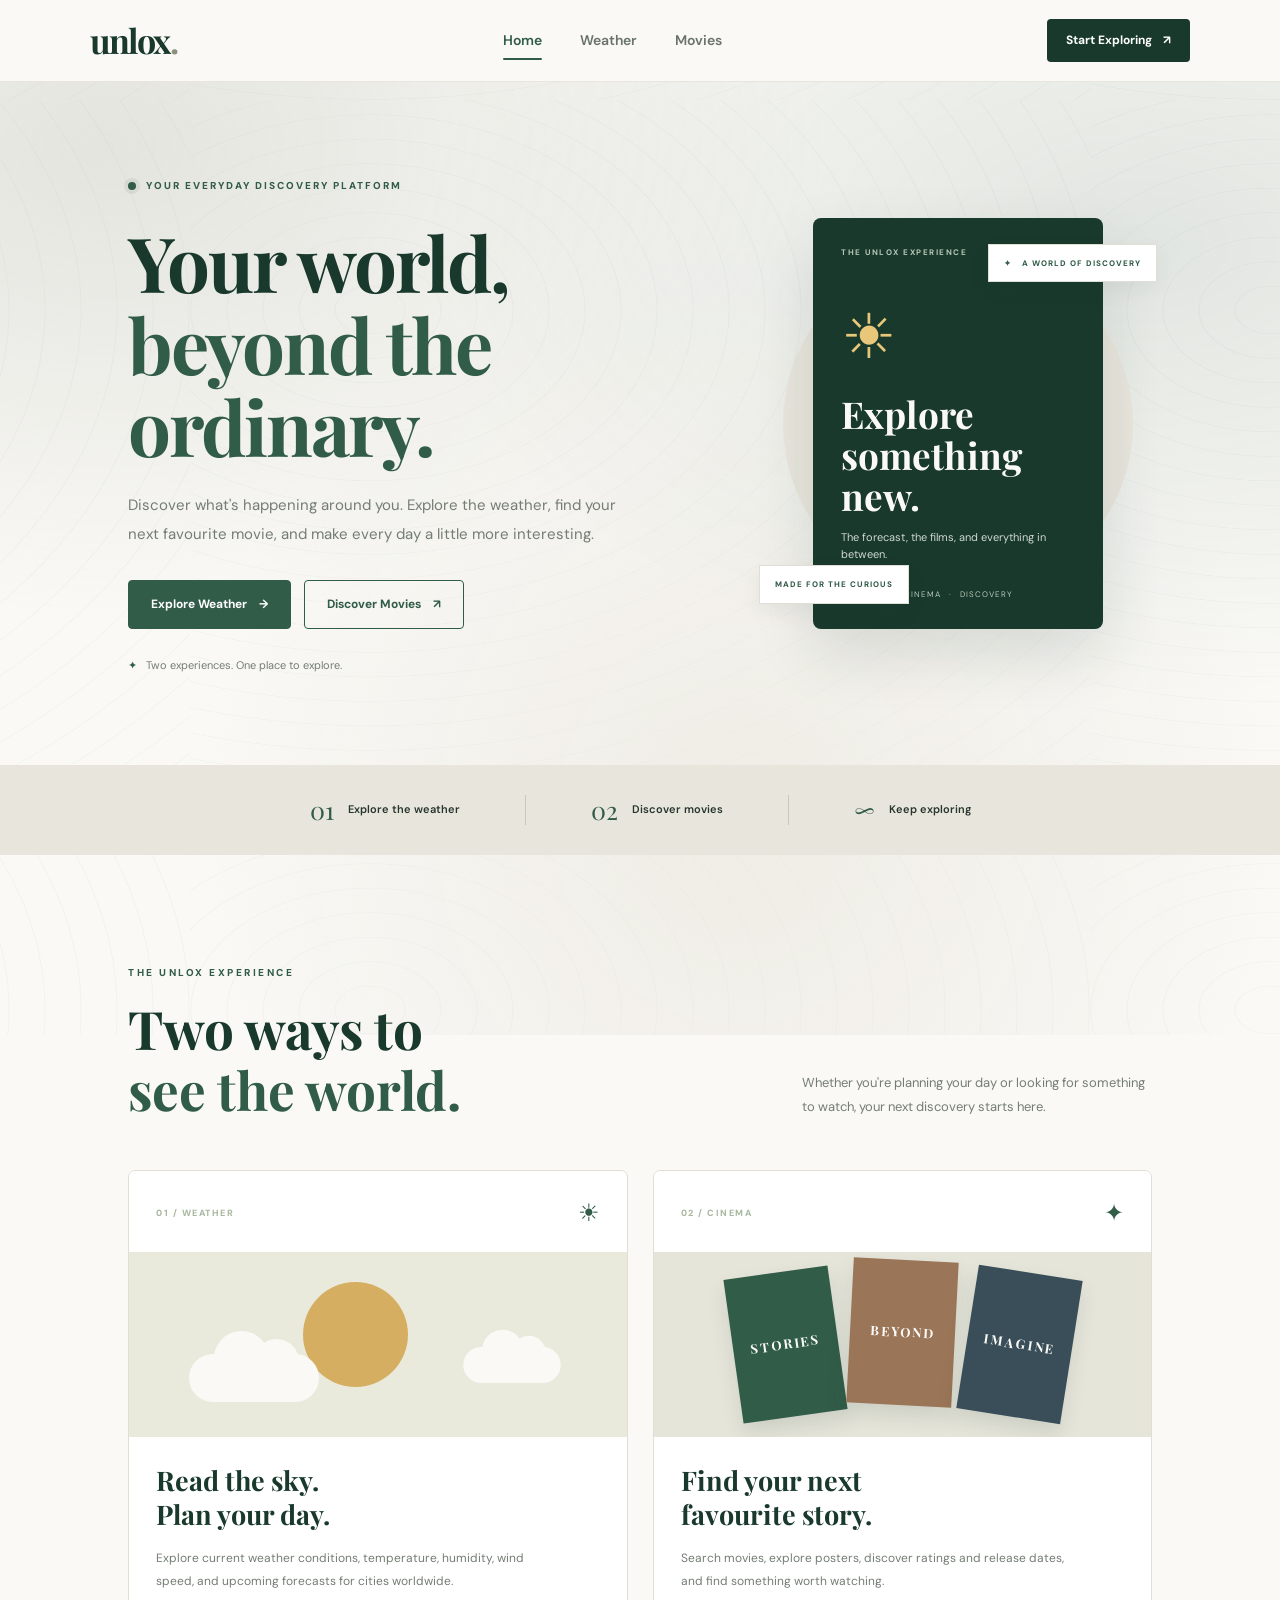
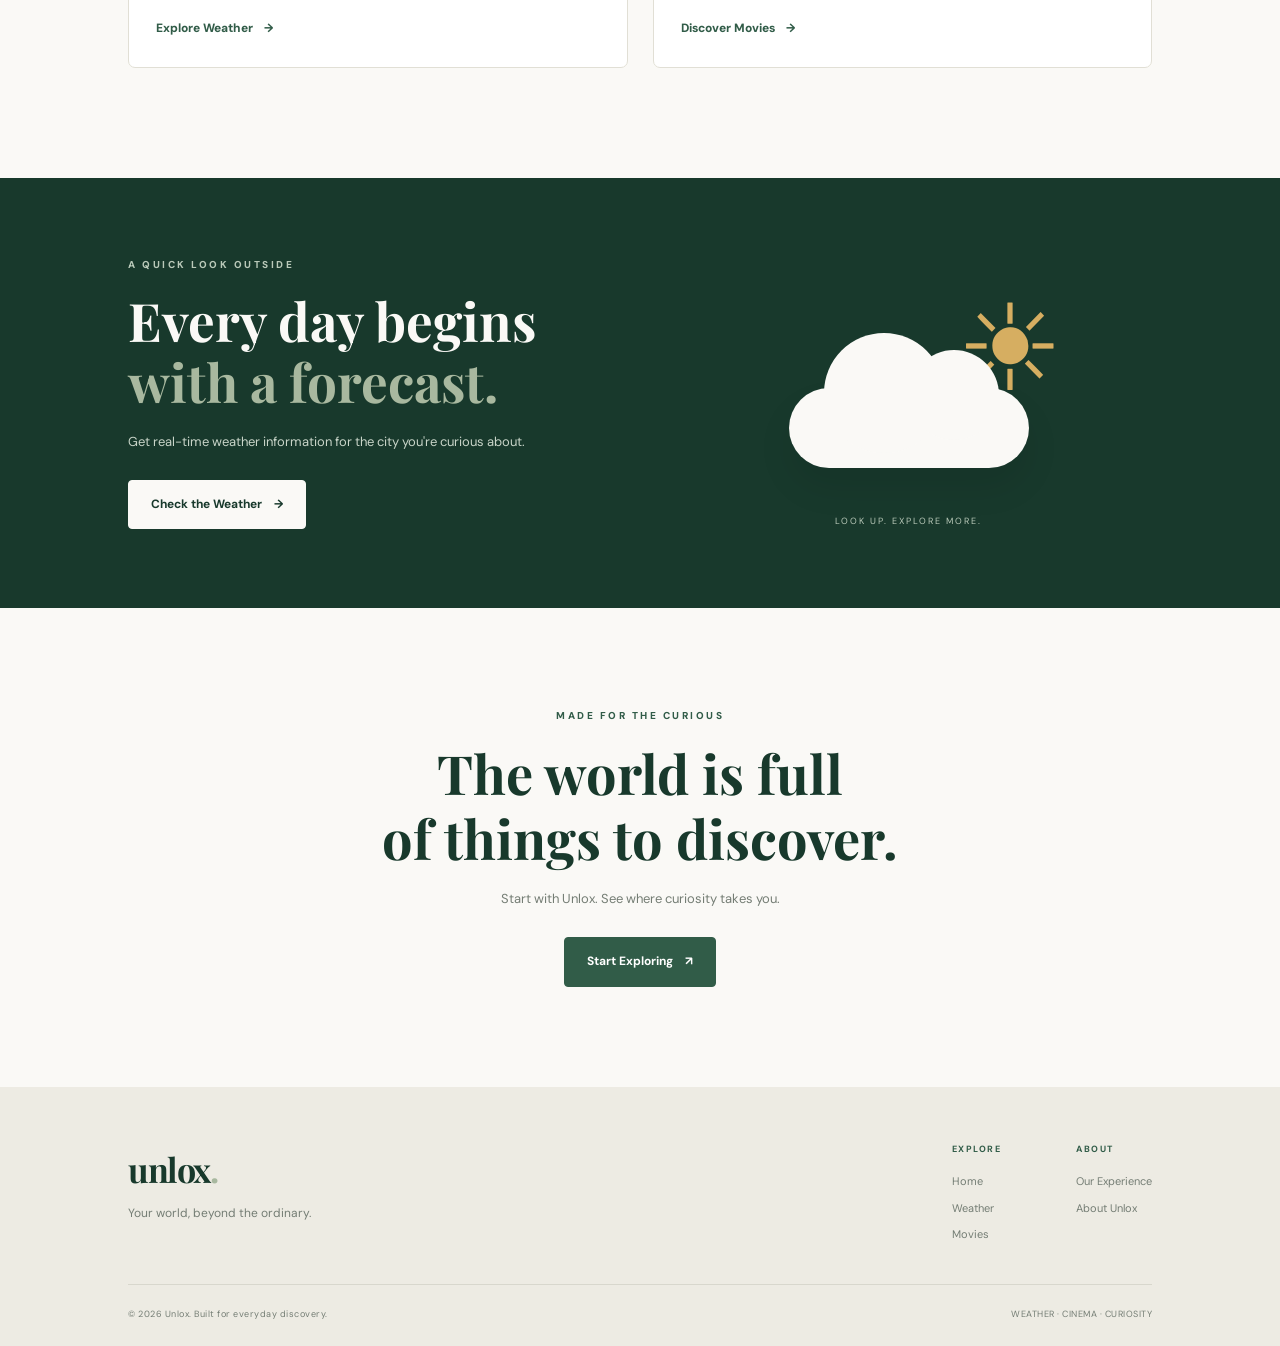
<file: index.html>
<!DOCTYPE html>
<html lang="en">
<head>
    <meta charset="UTF-8">
    <meta name="viewport" content="width=device-width, initial-scale=1.0">

    <meta name="description" content="Unlox is your everyday discovery platform for weather updates and movie discovery.">

    <title>Unlox — Your World, Beyond the Ordinary</title>

    <link rel="preconnect" href="https://fonts.googleapis.com">
    <link rel="preconnect" href="https://fonts.gstatic.com" crossorigin>

    <link href="https://fonts.googleapis.com/css2?family=DM+Sans:wght@400;500;600;700;800&family=Playfair+Display:wght@500;600;700&display=swap" rel="stylesheet">

    <link rel="stylesheet" href="css/global.css">
</head>

<body>

    <!-- Navigation -->
    <header class="navbar">

        <a href="index.html" class="logo">
            unlox<span>.</span>
        </a>

        <nav class="nav-links">
            <a href="index.html" class="active">Home</a>
            <a href="weather/index.html">Weather</a>
            <a href="movies/index.html">Movies</a>
        </nav>

        <a href="movies/index.html" class="nav-button">
            Start Exploring <span>↗</span>
        </a>

    </header>


    <main>

        <!-- Hero Section -->
        <section class="hero">

            <div class="hero-content">

                <div class="hero-label">
                    <span class="live-dot"></span>
                    YOUR EVERYDAY DISCOVERY PLATFORM
                </div>

                <h1>
                    Your world,<br>
                    <span>beyond the ordinary.</span>
                </h1>

                <p class="hero-description">
                    Discover what's happening around you.
                    Explore the weather, find your next favourite movie,
                    and make every day a little more interesting.
                </p>

                <div class="hero-actions">

                    <a href="weather/index.html" class="btn btn-primary">
                        Explore Weather <span>→</span>
                    </a>

                    <a href="movies/index.html" class="btn btn-secondary">
                        Discover Movies <span>↗</span>
                    </a>

                </div>

                <div class="hero-note">
                    <span>✦</span>
                    Two experiences. One place to explore.
                </div>

            </div>


            <!-- Visual Composition -->
            <div class="hero-visual">

                <div class="visual-circle"></div>

                <div class="floating-tag tag-top">
                    <span>✦</span> A WORLD OF DISCOVERY
                </div>

                <div class="visual-card">

                    <div class="visual-card-top">
                        <span>THE UNLOX EXPERIENCE</span>
                        <span>01 — 02</span>
                    </div>

                    <div class="visual-sun">
                        ☀
                    </div>

                    <h2>
                        Explore<br>
                        something<br>
                        new.
                    </h2>

                    <p>
                        The forecast, the films, and everything in between.
                    </p>

                    <div class="visual-card-bottom">
                        <span>WEATHER</span>
                        <span>·</span>
                        <span>CINEMA</span>
                        <span>·</span>
                        <span>DISCOVERY</span>
                    </div>

                </div>

                <div class="floating-tag tag-bottom">
                    MADE FOR THE CURIOUS
                </div>

            </div>

        </section>


        <!-- Stats Strip -->
        <section class="stats-strip">

            <div class="stat-item">
                <span class="stat-number">01</span>
                <span class="stat-text">Explore the weather</span>
            </div>

            <div class="stat-divider"></div>

            <div class="stat-item">
                <span class="stat-number">02</span>
                <span class="stat-text">Discover movies</span>
            </div>

            <div class="stat-divider"></div>

            <div class="stat-item">
                <span class="stat-number">∞</span>
                <span class="stat-text">Keep exploring</span>
            </div>

        </section>


        <!-- Discover Section -->
        <section class="discover-section">

            <div class="section-top">

                <div>
                    <p class="eyebrow">THE UNLOX EXPERIENCE</p>

                    <h2>
                        Two ways to<br>
                        <span>see the world.</span>
                    </h2>
                </div>

                <p class="section-description">
                    Whether you're planning your day or looking
                    for something to watch, your next discovery
                    starts here.
                </p>

            </div>


            <div class="experience-grid">

                <!-- Weather Card -->
                <article class="experience-card weather-experience">

                    <div class="experience-top">
                        <span class="experience-number">01 / WEATHER</span>
                        <span class="experience-symbol">☀</span>
                    </div>

                    <div class="weather-art">

                        <div class="weather-art-sun"></div>

                        <div class="weather-art-cloud cloud-one"></div>
                        <div class="weather-art-cloud cloud-two"></div>

                    </div>

                    <div class="experience-content">

                        <h3>
                            Read the sky.<br>
                            Plan your day.
                        </h3>

                        <p>
                            Explore current weather conditions,
                            temperature, humidity, wind speed,
                            and upcoming forecasts for cities worldwide.
                        </p>

                        <a href="weather/index.html" class="experience-link">
                            Explore Weather <span>→</span>
                        </a>

                    </div>

                </article>


                <!-- Movies Card -->
                <article class="experience-card movies-experience">

                    <div class="experience-top">
                        <span class="experience-number">02 / CINEMA</span>
                        <span class="experience-symbol">✦</span>
                    </div>

                    <div class="movie-art">

                        <div class="movie-art-card poster-one">STORIES</div>
                        <div class="movie-art-card poster-two">BEYOND</div>
                        <div class="movie-art-card poster-three">IMAGINE</div>

                    </div>

                    <div class="experience-content">

                        <h3>
                            Find your next<br>
                            favourite story.
                        </h3>

                        <p>
                            Search movies, explore posters,
                            discover ratings and release dates,
                            and find something worth watching.
                        </p>

                        <a href="movies/index.html" class="experience-link">
                            Discover Movies <span>→</span>
                        </a>

                    </div>

                </article>

            </div>

        </section>


        <!-- Live Weather Preview -->
        <section class="weather-preview">

            <div class="preview-content">

                <p class="eyebrow">A QUICK LOOK OUTSIDE</p>

                <h2>
                    Every day begins<br>
                    <span>with a forecast.</span>
                </h2>

                <p>
                    Get real-time weather information for the city
                    you're curious about.
                </p>

                <a href="weather/index.html" class="btn btn-light">
                    Check the Weather <span>→</span>
                </a>

            </div>

            <div class="preview-visual">

                <div class="preview-sun">☀</div>

                <div class="preview-cloud">
                    <div></div>
                    <div></div>
                </div>

                <span class="preview-caption">
                    LOOK UP. EXPLORE MORE.
                </span>

            </div>

        </section>


        <!-- Closing CTA -->
        <section class="closing-section">

            <p class="eyebrow">MADE FOR THE CURIOUS</p>

            <h2>
                The world is full<br>
                of things to discover.
            </h2>

            <p>
                Start with Unlox. See where curiosity takes you.
            </p>

            <a href="weather/index.html" class="btn btn-primary">
                Start Exploring <span>↗</span>
            </a>

        </section>

    </main>


    <!-- Footer -->
    <footer class="footer">

        <div class="footer-main">

            <div class="footer-brand">

                <a href="index.html" class="logo">
                    unlox<span>.</span>
                </a>

                <p>
                    Your world, beyond the ordinary.
                </p>

            </div>


            <div class="footer-links">

                <div>
                    <h4>EXPLORE</h4>
                    <a href="index.html">Home</a>
                    <a href="weather/index.html">Weather</a>
                    <a href="movies/index.html">Movies</a>
                </div>

                <div>
                    <h4>ABOUT</h4>
                    <a href="index.html#discover">Our Experience</a>
                    <a href="index.html">About Unlox</a>
                </div>

            </div>

        </div>


        <div class="footer-bottom">

            <p>© 2026 Unlox. Built for everyday discovery.</p>

            <p>WEATHER · CINEMA · CURIOSITY</p>

        </div>

    </footer>


    <script src="js/main.js"></script>

</body>
</html>
</file>
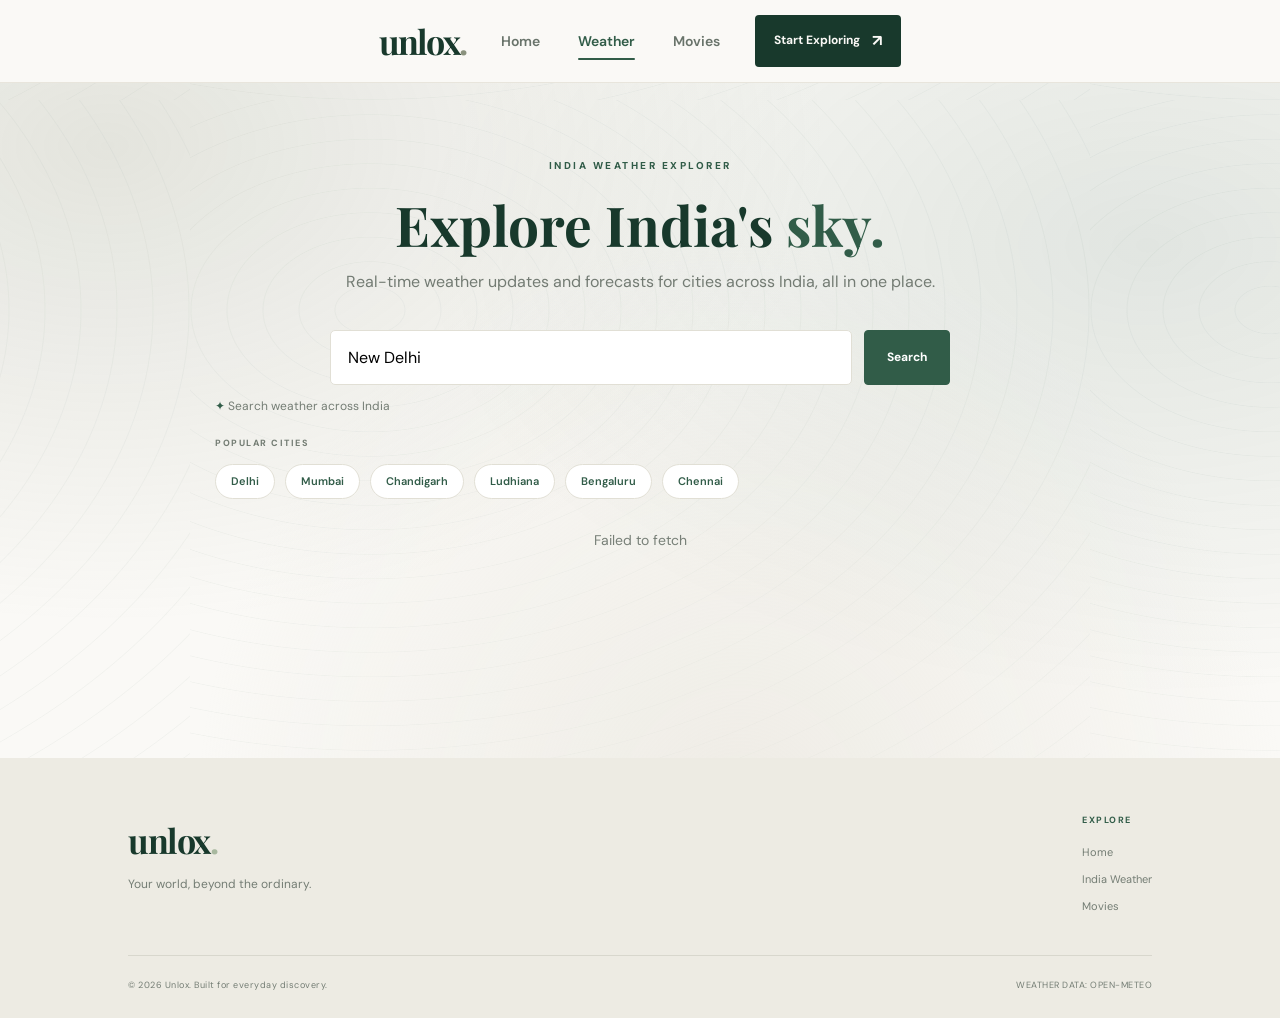
<file: weather/index.html>
<!DOCTYPE html>
<html lang="en">
<head>
    <meta charset="UTF-8">
    <meta name="viewport" content="width=device-width, initial-scale=1.0">

    <meta name="description" content="Explore live weather conditions and forecasts across Indian cities with Unlox.">

    <title>India Weather | Unlox</title>

    <link rel="preconnect" href="https://fonts.googleapis.com">
    <link rel="preconnect" href="https://fonts.gstatic.com" crossorigin>

    <link href="https://fonts.googleapis.com/css2?family=DM+Sans:wght@400;500;600;700;800&family=Playfair+Display:wght@500;600;700&display=swap" rel="stylesheet">

    <link rel="stylesheet" href="../css/global.css">
    <link rel="stylesheet" href="style.css">
</head>

<body>



<header class="navbar">
    <div class="nav-container">

        <a href="../index.html" class="logo">
            unlox<span>.</span>
        </a>

        <nav class="nav-links">
            <a href="../index.html">Home</a>
            <a href="index.html" class="active">Weather</a>
            <a href="../movies/index.html">Movies</a>
        </nav>

        <a href="../movies/index.html" class="nav-cta">
            Start Exploring <span>↗</span>
        </a>

    </div>
</header>



<main class="weather-page">

    <!-- Heading -->
    <section class="weather-heading">
        <p class="eyebrow">INDIA WEATHER EXPLORER</p>

        <h1>
            Explore India's <span>sky.</span>
        </h1>

        <p>
            Real-time weather updates and forecasts for cities
            across India, all in one place.
        </p>
    </section>


    <!-- Search -->
    <section class="india-search">

        <form class="search-form" id="weatherForm">

            <input
                type="search"
                id="cityInput"
                placeholder="Search an Indian city..."
                aria-label="Search Indian city"
                autocomplete="off"
                required
            >

            <button type="submit" class="btn btn-primary" id="searchButton">
                Search
            </button>

        </form>

        <p class="search-hint">
            <span>✦</span> Search weather across India
        </p>

        <div class="popular-cities">

            <span>POPULAR CITIES</span>

            <button type="button" class="city-chip" data-city="New Delhi">Delhi</button>
            <button type="button" class="city-chip" data-city="Mumbai">Mumbai</button>
            <button type="button" class="city-chip" data-city="Chandigarh">Chandigarh</button>
            <button type="button" class="city-chip" data-city="Ludhiana">Ludhiana</button>
            <button type="button" class="city-chip" data-city="Bengaluru">Bengaluru</button>
            <button type="button" class="city-chip" data-city="Chennai">Chennai</button>

        </div>

    </section>


    <!-- Status -->
    <p id="weatherMessage" class="weather-message" role="status" aria-live="polite">
        Loading weather for New Delhi...
    </p>


    <!-- Weather Results -->
    <section id="weatherResult" class="weather-result hidden">

        <!-- Main Weather -->
        <div class="weather-main">

            <div>
                <p class="location-label">CURRENT WEATHER IN INDIA</p>

                <h2 id="cityName">New Delhi</h2>

                <p id="weatherDescription">Loading conditions...</p>

                <p id="weatherDate"></p>
            </div>

            <div class="temperature">
                <span id="weatherIcon">☀</span>
                <strong id="temperature">--°C</strong>
            </div>

        </div>


        <!-- Weather Details -->
        <div class="weather-details">

            <div class="detail-card">
                <span>Feels Like</span>
                <strong id="feelsLike">--°C</strong>
            </div>

            <div class="detail-card">
                <span>Humidity</span>
                <strong id="humidity">--%</strong>
            </div>

            <div class="detail-card">
                <span>Wind Speed</span>
                <strong id="windSpeed">-- km/h</strong>
            </div>

            <div class="detail-card">
                <span>Precipitation</span>
                <strong id="precipitation">-- mm</strong>
            </div>

        </div>


        <!-- Sunrise and Sunset -->
        <section class="forecast-section">

            <div class="forecast-heading">
                <div>
                    <p class="eyebrow">DAYLIGHT</p>
                    <h3>Sunrise & Sunset</h3>
                </div>
            </div>

            <div class="weather-details">

                <div class="detail-card">
                    <span>Sunrise</span>
                    <strong id="sunrise">--:--</strong>
                </div>

                <div class="detail-card">
                    <span>Sunset</span>
                    <strong id="sunset">--:--</strong>
                </div>

            </div>

        </section>


        <!-- Hourly Forecast -->
        <section class="forecast-section">

            <div class="forecast-heading">
                <div>
                    <p class="eyebrow">COMING UP</p>
                    <h3>Hourly Forecast</h3>
                </div>
            </div>

            <div id="hourlyForecast" class="forecast-grid">
                <p>Loading hourly forecast...</p>
            </div>

        </section>


        <!-- Seven Day Forecast -->
        <section class="forecast-section">

            <div class="forecast-heading">
                <div>
                    <p class="eyebrow">PLAN AHEAD</p>
                    <h3>7-Day Forecast</h3>
                </div>
            </div>

            <div id="weeklyForecast" class="weekly-forecast">
                <p>Loading weekly forecast...</p>
            </div>

        </section>


        <p class="weather-note" id="weatherTime"></p>

    </section>

</main>


<footer class="footer">

    <div class="footer-main">

        <div class="footer-brand">
            <a href="../index.html" class="logo">unlox<span>.</span></a>
            <p>Your world, beyond the ordinary.</p>
        </div>

        <div class="footer-links">

            <div>
                <h4>EXPLORE</h4>
                <a href="../index.html">Home</a>
                <a href="index.html">India Weather</a>
                <a href="../movies/index.html">Movies</a>
            </div>

        </div>

    </div>

    <div class="footer-bottom">
        <p>© 2026 Unlox. Built for everyday discovery.</p>
        <p>WEATHER DATA: OPEN-METEO</p>
    </div>

</footer>


<script src="script.js"></script>

</body>
</html>
</file>
<file: css/global.css>
/* ===================================
   UNLOX DESIGN SYSTEM
=================================== */

:root {
    --cream: #FAF9F6;
    --beige: #E8E5DC;
    --green: #315C48;
    --deep-green: #18392C;
    --sage: #A8B89F;
    --dark-text: #26352D;
    --muted: #747D74;
    --white: #FFFFFF;
    --border: #E1DFD5;

    --heading-font: "Playfair Display", serif;
    --body-font: "DM Sans", sans-serif;
}


/* RESET */

* {
    margin: 0;
    padding: 0;
    box-sizing: border-box;
}

html {
    scroll-behavior: smooth;
}

body {
    font-family: var(--body-font);
    background: var(--cream);
    color: var(--dark-text);
    line-height: 1.6;
    overflow-x: hidden;
}

a {
    text-decoration: none;
    color: inherit;
}

button,
input {
    font: inherit;
}


/* NAVIGATION */

.navbar {
    min-height: 82px;
    padding: 0 8%;
    display: flex;
    justify-content: space-between;
    align-items: center;
    border-bottom: 1px solid var(--border);
    background: var(--cream);
    position: relative;
    z-index: 5;
}

.logo {
    font-family: var(--heading-font);
    font-size: 34px;
    font-weight: 700;
    color: var(--deep-green);
    letter-spacing: -1.5px;
}

.logo span {
    color: var(--sage);
}

.nav-links {
    display: flex;
    align-items: center;
    gap: 36px;
}

.nav-links a {
    font-size: 13px;
    color: var(--muted);
    font-weight: 600;
    transition: color 0.2s ease;
}

.nav-links a:hover,
.nav-links a.active {
    color: var(--green);
}

.nav-button {
    background: var(--deep-green);
    color: var(--white);
    padding: 12px 19px;
    border-radius: 4px;
    font-size: 12px;
    font-weight: 700;
    transition: 0.2s ease;
}

.nav-button:hover {
    background: var(--green);
}

.nav-button span {
    margin-left: 8px;
}


/* BUTTONS */

.btn {
    display: inline-flex;
    justify-content: center;
    align-items: center;
    gap: 12px;
    padding: 14px 22px;
    border-radius: 4px;
    font-size: 12px;
    font-weight: 700;
    transition: 0.25s ease;
}

.btn-primary {
    background: var(--green);
    color: var(--white);
    border: 1px solid var(--green);
}

.btn-primary:hover {
    background: var(--deep-green);
    transform: translateY(-2px);
}

.btn-secondary {
    border: 1px solid var(--green);
    color: var(--green);
    background: transparent;
}

.btn-secondary:hover {
    background: var(--beige);
    transform: translateY(-2px);
}

.btn-light {
    background: var(--cream);
    color: var(--deep-green);
    border: 1px solid var(--cream);
}

.btn-light:hover {
    background: var(--beige);
    transform: translateY(-2px);
}


/* HERO SECTION */

.hero {
    min-height: 650px;
    padding: 90px 10%;
    display: grid;
    grid-template-columns: 1.2fr 0.8fr;
    align-items: center;
    gap: 55px;
}

.hero-content {
    max-width: 690px;
}

.hero-label {
    display: inline-flex;
    align-items: center;
    gap: 10px;
    font-size: 10px;
    font-weight: 800;
    letter-spacing: 2px;
    color: var(--green);
    margin-bottom: 27px;
}

.live-dot {
    width: 8px;
    height: 8px;
    background: var(--green);
    border-radius: 50%;
    box-shadow: 0 0 0 4px #315c4815;
}

.hero h1 {
    font-family: var(--heading-font);
    font-size: clamp(48px, 6vw, 76px);
    line-height: 1.08;
    letter-spacing: -2px;
    color: var(--deep-green);
}

.hero h1 span {
    color: var(--green);
}

.hero-description {
    max-width: 510px;
    margin-top: 24px;
    color: var(--muted);
    font-size: 15px;
    line-height: 1.9;
}

.hero-actions {
    display: flex;
    gap: 13px;
    flex-wrap: wrap;
    margin-top: 32px;
}

.hero-note {
    margin-top: 28px;
    font-size: 11px;
    color: var(--muted);
}

.hero-note span {
    color: var(--green);
    margin-right: 6px;
}


/* HERO VISUAL */

.hero-visual {
    position: relative;
    min-height: 430px;
    display: flex;
    justify-content: center;
    align-items: center;
}

.visual-circle {
    position: absolute;
    width: 350px;
    height: 350px;
    background: var(--beige);
    border-radius: 50%;
}

.visual-card {
    position: relative;
    z-index: 2;
    width: 290px;
    min-height: 340px;
    padding: 28px;
    background: var(--deep-green);
    color: var(--cream);
    border-radius: 8px;
    box-shadow: 0 25px 60px #18392c20;
    overflow: hidden;
}

.visual-card-top {
    display: flex;
    justify-content: space-between;
    font-size: 8px;
    letter-spacing: 1.5px;
    color: #B9C9B9;
    font-weight: 700;
}

.visual-sun {
    font-size: 62px;
    margin-top: 28px;
    color: #E8C77B;
}

.visual-card h2 {
    font-family: var(--heading-font);
    font-size: 37px;
    line-height: 1.1;
    margin-top: 8px;
}

.visual-card p {
    font-size: 11px;
    color: #D0D9D0;
    margin-top: 12px;
}

.visual-card-bottom {
    display: flex;
    gap: 8px;
    font-size: 8px;
    letter-spacing: 1px;
    color: #B9C9B9;
    margin-top: 24px;
}

.floating-tag {
    position: absolute;
    z-index: 3;
    padding: 12px 15px;
    background: var(--white);
    border: 1px solid var(--border);
    font-size: 8px;
    font-weight: 800;
    letter-spacing: 1px;
    color: var(--green);
    box-shadow: 0 8px 20px #18392c10;
}

.tag-top {
    top: 35px;
    right: -5px;
}

.tag-top span {
    margin-right: 7px;
}

.tag-bottom {
    bottom: 35px;
    left: -5px;
}


/* STATS STRIP */

.stats-strip {
    display: flex;
    align-items: center;
    justify-content: center;
    gap: 65px;
    padding: 25px 8%;
    background: var(--beige);
}

.stat-item {
    display: flex;
    align-items: center;
    gap: 14px;
}

.stat-number {
    font-family: var(--heading-font);
    color: var(--green);
    font-size: 25px;
}

.stat-text {
    color: var(--dark-text);
    font-size: 11px;
    font-weight: 600;
}

.stat-divider {
    width: 1px;
    height: 30px;
    background: #C7C8BA;
}


/* DISCOVER SECTION */

.discover-section {
    padding: 110px 10%;
}

.section-top {
    display: flex;
    align-items: flex-end;
    justify-content: space-between;
    gap: 40px;
    margin-bottom: 50px;
}

.eyebrow {
    font-size: 10px;
    letter-spacing: 2.5px;
    font-weight: 800;
    color: var(--green);
    margin-bottom: 17px;
}

.section-top h2,
.preview-content h2 {
    font-family: var(--heading-font);
    font-size: clamp(37px, 4.5vw, 53px);
    line-height: 1.15;
    color: var(--deep-green);
}

.section-top h2 span,
.preview-content h2 span {
    color: var(--green);
}

.section-description {
    max-width: 350px;
    color: var(--muted);
    font-size: 13px;
    line-height: 1.9;
}

.experience-grid {
    display: grid;
    grid-template-columns: repeat(2, 1fr);
    gap: 25px;
}

.experience-card {
    background: white;
    border: 1px solid var(--border);
    border-radius: 7px;
    overflow: hidden;
    transition: 0.3s ease;
}

.experience-card:hover {
    transform: translateY(-6px);
    box-shadow: 0 18px 35px #18392c12;
}

.experience-top {
    padding: 23px 27px 0;
    display: flex;
    justify-content: space-between;
    align-items: center;
}

.experience-number {
    font-size: 9px;
    font-weight: 800;
    letter-spacing: 1.5px;
    color: var(--sage);
}

.experience-symbol {
    color: var(--green);
    font-size: 24px;
}


/* WEATHER ART */

.weather-art {
    height: 185px;
    position: relative;
    overflow: hidden;
    background: #E9E9DC;
    margin-top: 20px;
}

.weather-art-sun {
    position: absolute;
    width: 105px;
    height: 105px;
    border-radius: 50%;
    background: #D6AE61;
    top: 30px;
    left: 35%;
}

.weather-art-cloud {
    position: absolute;
    height: 48px;
    width: 130px;
    border-radius: 50px;
    background: #FAF9F6;
}

.weather-art-cloud::before,
.weather-art-cloud::after {
    content: "";
    position: absolute;
    background: inherit;
    border-radius: 50%;
}

.weather-art-cloud::before {
    width: 55px;
    height: 55px;
    top: -23px;
    left: 25px;
}

.weather-art-cloud::after {
    width: 45px;
    height: 45px;
    top: -15px;
    right: 20px;
}

.cloud-one {
    bottom: 35px;
    left: 12%;
}

.cloud-two {
    bottom: 48px;
    right: 10%;
    transform: scale(0.75);
}


/* MOVIE ART */

.movie-art {
    height: 185px;
    background: #E6E5DA;
    display: flex;
    justify-content: center;
    align-items: center;
    gap: 12px;
    overflow: hidden;
    margin-top: 20px;
}

.movie-art-card {
    width: 105px;
    height: 145px;
    display: flex;
    justify-content: center;
    align-items: center;
    color: #FAF9F6;
    font-family: var(--heading-font);
    font-size: 13px;
    font-weight: 700;
    letter-spacing: 2px;
    box-shadow: 0 10px 20px #18392c20;
    transform: rotate(-8deg);
}

.poster-one {
    background: #315C48;
}

.poster-two {
    background: #9B7557;
    transform: translateY(-12px) rotate(3deg);
}

.poster-three {
    background: #394E59;
    transform: rotate(9deg);
}

.experience-content {
    padding: 27px;
}

.experience-content h3 {
    font-family: var(--heading-font);
    font-size: 27px;
    line-height: 1.25;
    color: var(--deep-green);
}

.experience-content p {
    font-size: 12px;
    line-height: 1.9;
    color: var(--muted);
    margin: 15px 0 22px;
    max-width: 400px;
}

.experience-link {
    color: var(--green);
    font-size: 12px;
    font-weight: 800;
}

.experience-link span {
    margin-left: 8px;
}


/* WEATHER PREVIEW */

.weather-preview {
    padding: 75px 10%;
    background: var(--deep-green);
    color: var(--cream);
    display: grid;
    grid-template-columns: 1fr 1fr;
    align-items: center;
    gap: 50px;
    overflow: hidden;
}

.preview-content .eyebrow {
    color: #B9C9B9;
}

.preview-content h2 {
    color: var(--cream);
}

.preview-content h2 span {
    color: var(--sage);
}

.preview-content > p:not(.eyebrow) {
    color: #C9D5C9;
    font-size: 13px;
    margin: 20px 0 27px;
}

.preview-visual {
    position: relative;
    min-height: 280px;
    display: flex;
    justify-content: center;
    align-items: center;
}

.preview-sun {
    position: absolute;
    top: 0;
    right: 18%;
    font-size: 120px;
    color: #D6AE61;
}

.preview-cloud {
    position: relative;
    margin-top: 70px;
    width: 240px;
    height: 80px;
    background: var(--cream);
    border-radius: 60px;
    box-shadow: 0 20px 35px #00000015;
}

.preview-cloud div {
    position: absolute;
    background: var(--cream);
    border-radius: 50%;
}

.preview-cloud div:first-child {
    width: 120px;
    height: 120px;
    top: -55px;
    left: 35px;
}

.preview-cloud div:last-child {
    width: 90px;
    height: 90px;
    top: -38px;
    right: 30px;
}

.preview-caption {
    position: absolute;
    bottom: 5px;
    font-size: 9px;
    letter-spacing: 2px;
    color: #B9C9B9;
}


/* CLOSING SECTION */

.closing-section {
    text-align: center;
    padding: 100px 20px;
}

.closing-section h2 {
    font-family: var(--heading-font);
    font-size: clamp(36px, 5vw, 54px);
    line-height: 1.2;
    color: var(--deep-green);
}

.closing-section > p:not(.eyebrow) {
    color: var(--muted);
    font-size: 13px;
    margin: 18px 0 28px;
}


/* FOOTER */

.footer {
    padding: 55px 10% 25px;
    background: #EDEBE3;
}

.footer-main {
    display: flex;
    justify-content: space-between;
    gap: 50px;
    padding-bottom: 40px;
}

.footer-brand p {
    font-size: 12px;
    color: var(--muted);
    margin-top: 8px;
}

.footer-links {
    display: flex;
    gap: 75px;
}

.footer-links div {
    display: flex;
    flex-direction: column;
    gap: 9px;
}

.footer-links h4 {
    font-size: 9px;
    letter-spacing: 1.5px;
    color: var(--green);
    margin-bottom: 8px;
}

.footer-links a {
    font-size: 11px;
    color: var(--muted);
    transition: 0.2s;
}

.footer-links a:hover {
    color: var(--deep-green);
}

.footer-bottom {
    border-top: 1px solid #D8D7CD;
    padding-top: 22px;
    display: flex;
    justify-content: space-between;
    gap: 15px;
    font-size: 9px;
    letter-spacing: 0.5px;
    color: var(--muted);
}


/* RESPONSIVE DESIGN */

@media (max-width: 950px) {

    .hero {
        padding: 75px 7%;
        grid-template-columns: 1fr 0.8fr;
        gap: 20px;
    }

    .hero h1 {
        font-size: 53px;
    }

    .visual-circle {
        width: 290px;
        height: 290px;
    }

    .visual-card {
        width: 255px;
    }

    .stats-strip {
        gap: 25px;
    }

    .discover-section {
        padding: 85px 7%;
    }

    .weather-preview {
        padding: 70px 7%;
    }

}

@media (max-width: 700px) {

    .navbar {
        padding: 15px 6%;
        flex-wrap: wrap;
        gap: 15px;
    }

    .logo {
        font-size: 30px;
    }

    .nav-links {
        order: 3;
        width: 100%;
        justify-content: center;
        gap: 30px;
        padding: 10px 0 4px;
    }

    .nav-button {
        font-size: 10px;
        padding: 10px 12px;
    }

    .hero {
        grid-template-columns: 1fr;
        padding: 65px 7%;
        gap: 35px;
    }

    .hero h1 {
        font-size: 49px;
    }

    .hero-visual {
        min-height: 390px;
    }

    .stats-strip {
        flex-wrap: wrap;
        gap: 20px;
        padding: 25px 6%;
    }

    .stat-divider {
        display: none;
    }

    .stat-item {
        min-width: 40%;
    }

    .section-top {
        flex-direction: column;
        align-items: flex-start;
    }

    .experience-grid {
        grid-template-columns: 1fr;
    }

    .weather-preview {
        grid-template-columns: 1fr;
        gap: 25px;
    }

    .preview-visual {
        min-height: 230px;
    }

    .footer-main {
        flex-direction: column;
    }

    .footer-links {
        gap: 50px;
    }

    .footer-bottom {
        flex-direction: column;
    }

}

@media (max-width: 420px) {

    .hero h1 {
        font-size: 40px;
        letter-spacing: -1px;
    }

    .hero-description {
        font-size: 13px;
    }

    .hero-actions {
        flex-direction: column;
    }

    .hero-actions .btn {
        width: 100%;
    }

    .visual-card {
        width: 245px;
    }

    .visual-circle {
        width: 275px;
        height: 275px;
    }

    .tag-top {
        right: -2px;
    }

    .tag-bottom {
        left: -2px;
    }

    .stat-item {
        min-width: 100%;
    }

    .footer-links {
        gap: 35px;
    }

}

/* ==========================================
   UNLOX PREMIUM NAVIGATION
========================================== */

.navbar {
    width: 100%;
    min-height: 82px;
    padding: 0 7%;
    background: #FAF9F6;
    border-bottom: 1px solid #E8E5DC;
    position: sticky;
    top: 0;
    z-index: 1000;
}

.nav-container {
    max-width: 1440px;
    min-height: 82px;
    margin: 0 auto;
    display: flex;
    align-items: center;
    justify-content: space-between;
    gap: 35px;
}

.navbar .logo {
    font-family: "Playfair Display", serif;
    font-size: 34px;
    font-weight: 700;
    color: #18392C;
    text-decoration: none;
    letter-spacing: -1.8px;
}

.navbar .logo span {
    color: #8A927E;
}

.nav-links {
    display: flex;
    align-items: center;
    justify-content: center;
    gap: 38px;
}

.nav-links a {
    position: relative;
    color: #68736A;
    text-decoration: none;
    font-size: 14px;
    font-weight: 600;
    padding: 10px 0;
    transition: color 0.25s ease;
}

.nav-links a:hover,
.nav-links a.active {
    color: #315C48;
}

.nav-links a.active::after {
    content: "";
    position: absolute;
    left: 0;
    bottom: 2px;
    width: 100%;
    height: 2px;
    background: #315C48;
    border-radius: 5px;
}

.nav-cta {
    display: inline-flex;
    align-items: center;
    gap: 12px;
    background: #18392C;
    color: #FAF9F6;
    text-decoration: none;
    padding: 13px 19px;
    border-radius: 4px;
    font-size: 12px;
    font-weight: 700;
    transition: background 0.25s ease,
                transform 0.25s ease;
    white-space: nowrap;
}

.nav-cta:hover {
    background: #315C48;
    transform: translateY(-2px);
}

.nav-cta span {
    font-size: 16px;
}


/* MOBILE NAVIGATION */

@media (max-width: 750px) {

    .navbar {
        padding: 0 5%;
    }

    .nav-container {
        min-height: 75px;
        gap: 15px;
        flex-wrap: wrap;
        justify-content: space-between;
        padding: 12px 0;
    }

    .navbar .logo {
        font-size: 29px;
    }

    .nav-links {
        order: 3;
        width: 100%;
        justify-content: center;
        gap: 35px;
        border-top: 1px solid #E8E5DC;
        padding-top: 10px;
    }

    .nav-links a {
        font-size: 13px;
    }

    .nav-cta {
        font-size: 10px;
        padding: 11px 12px;
    }
}

@media (max-width: 380px) {

    .nav-links {
        gap: 22px;
    }

    .nav-cta {
        padding: 9px;
    }
}

/* ==========================================
   UNLOX - ANIMATED BACKGROUND
========================================== */

html {
    background: #FAF9F6;
}

body {
    background: transparent;
    position: relative;
    isolation: isolate;
}

/* Soft floating background glow */

body::before {
    content: "";
    position: fixed;
    inset: -20%;
    z-index: -1;
    pointer-events: none;

    background:
        radial-gradient(
            ellipse at 15% 20%,
            rgba(138, 146, 126, 0.17),
            transparent 35%
        ),
        radial-gradient(
            ellipse at 85% 35%,
            rgba(49, 92, 72, 0.10),
            transparent 32%
        ),
        radial-gradient(
            ellipse at 50% 90%,
            rgba(232, 229, 220, 0.65),
            transparent 40%
        );

    background-size: 150% 150%;
    animation: backgroundDrift 18s ease-in-out infinite alternate;
}

@keyframes backgroundDrift {
    0% {
        background-position: 0% 0%;
        transform: scale(1);
    }

    50% {
        background-position: 70% 40%;
        transform: scale(1.04);
    }

    100% {
        background-position: 100% 100%;
        transform: scale(1);
    }
}


/* Page entrance animation */

.weather-heading,
.weather-result,
.india-search,
.weather-page > section,
.movies-page > section {
    animation: fadeUp 0.8s ease both;
}

@keyframes fadeUp {
    from {
        opacity: 0;
        transform: translateY(18px);
    }

    to {
        opacity: 1;
        transform: translateY(0);
    }
}


/* Navigation animation */

.nav-links a {
    transition:
        color 0.3s ease,
        transform 0.3s ease;
}

.nav-links a:hover {
    transform: translateY(-2px);
}


/* Card hover effects */

.detail-card,
.forecast-card,
.weekly-card,
.movie-card {
    transition:
        transform 0.3s ease,
        box-shadow 0.3s ease,
        border-color 0.3s ease;
}

.detail-card:hover,
.forecast-card:hover,
.weekly-card:hover,
.movie-card:hover {
    transform: translateY(-5px);
    box-shadow: 0 12px 30px rgba(24, 57, 44, 0.08);
}


/* Respect reduced-motion preferences */

@media (prefers-reduced-motion: reduce) {
    *,
    *::before,
    *::after {
        animation-duration: 0.01ms !important;
        animation-iteration-count: 1 !important;
        transition-duration: 0.01ms !important;
        scroll-behavior: auto !important;
    }
}

/* ==========================================
   UNLOX SIGNATURE BACKGROUND
   Organic shapes + contour lines + texture
========================================== */

html {
    background: #FAF9F6;
}

body {
    position: relative;
    isolation: isolate;
    background: transparent;
}

/* Organic shapes and topographic contour lines */

body::before {
    content: "";
    position: fixed;
    inset: -15%;
    z-index: -2;
    pointer-events: none;

    background-image:
        /* Organic sage green glow */
        radial-gradient(
            ellipse at 15% 20%,
            rgba(138, 146, 126, 0.20),
            transparent 30%
        ),

        /* Forest green soft glow */
        radial-gradient(
            ellipse at 85% 25%,
            rgba(49, 92, 72, 0.12),
            transparent 28%
        ),

        /* Warm beige shape */
        radial-gradient(
            ellipse at 55% 85%,
            rgba(232, 229, 220, 0.65),
            transparent 35%
        ),

        /* Fine topographic contour lines */
        repeating-radial-gradient(
            ellipse at 20% 30%,
            transparent 0px,
            transparent 34px,
            rgba(49, 92, 72, 0.045) 35px,
            transparent 36px
        );

    background-size:
        120% 120%,
        130% 130%,
        120% 120%,
        900px 700px;

    background-position:
        0% 0%,
        100% 0%,
        50% 100%,
        center;

    animation: unloxBackground 24s ease-in-out infinite alternate;
}

/* Subtle paper-like texture */

body::after {
    content: "";
    position: fixed;
    inset: 0;
    z-index: -1;
    pointer-events: none;
    opacity: 0.13;

    background-image:
        repeating-linear-gradient(
            0deg,
            rgba(24, 57, 44, 0.025) 0px,
            transparent 1px,
            transparent 3px
        ),
        repeating-linear-gradient(
            90deg,
            rgba(24, 57, 44, 0.018) 0px,
            transparent 1px,
            transparent 4px
        );
}

@keyframes unloxBackground {
    0% {
        background-position:
            0% 0%,
            100% 0%,
            50% 100%,
            center;
        transform: scale(1);
    }

    50% {
        background-position:
            35% 30%,
            65% 45%,
            60% 65%,
            30px 20px;
        transform: scale(1.025);
    }

    100% {
        background-position:
            100% 50%,
            0% 100%,
            30% 20%,
            60px 40px;
        transform: scale(1);
    }
}

/* Accessibility: reduce motion when requested */

@media (prefers-reduced-motion: reduce) {
    body::before {
        animation: none;
    }
}
</file>
<file: weather/style.css>
.weather-page {
    min-height: 75vh;
    padding: 75px 8%;
    max-width: 1100px;
    margin: auto;
}

.weather-heading {
    text-align: center;
    margin-bottom: 35px;
}

.weather-heading h1 {
    font-family: "Playfair Display", serif;
    font-size: clamp(38px, 5vw, 55px);
    color: var(--deep-green);
    line-height: 1.2;
}

.weather-heading h1 span {
    color: var(--green);
}

.weather-heading > p:last-child {
    color: #737B73;
    margin-top: 12px;
}

.search-form {
    max-width: 620px;
    margin: auto;
    display: flex;
    gap: 12px;
}

.search-form input {
    flex: 1;
    min-width: 0;
    padding: 14px 17px;
    border: 1px solid var(--border);
    background: white;
    border-radius: 5px;
    outline: none;
    font: inherit;
}

.search-form input:focus {
    border-color: var(--green);
}

.search-form button {
    font-family: inherit;
}

.weather-message {
    text-align: center;
    color: #777F77;
    margin: 25px 0;
    font-size: 14px;
}

.weather-result {
    max-width: 700px;
    margin: 35px auto;
    padding: 35px;
    background: white;
    border: 1px solid var(--border);
    border-radius: 9px;
}

.hidden {
    display: none;
}

.weather-main {
    display: flex;
    justify-content: space-between;
    align-items: center;
    gap: 20px;
}

.location-label {
    font-size: 10px;
    letter-spacing: 2px;
    color: var(--sage);
    font-weight: 700;
}

.weather-main h2 {
    font-family: "Playfair Display", serif;
    font-size: 32px;
    color: var(--deep-green);
    margin: 8px 0;
}

#weatherDescription {
    color: #778078;
}

.temperature {
    display: flex;
    align-items: center;
    gap: 12px;
    color: var(--green);
}

.temperature strong {
    font-size: 48px;
    font-weight: 500;
}

.temperature span {
    font-size: 35px;
}

.weather-details {
    display: grid;
    grid-template-columns: repeat(3, 1fr);
    gap: 14px;
    margin-top: 35px;
}

.detail-card {
    padding: 20px 12px;
    text-align: center;
    background: var(--cream);
    border-radius: 6px;
}

.detail-card span {
    display: block;
    font-size: 12px;
    color: #7A827A;
    margin-bottom: 8px;
}

.detail-card strong {
    font-size: 18px;
    color: var(--deep-green);
}

.weather-note {
    font-size: 11px;
    color: #8A928A;
    margin-top: 22px;
}

@media (max-width: 600px) {
    .weather-page {
        padding: 55px 6%;
    }

    .search-form {
        flex-direction: column;
    }

    .search-form button {
        width: 100%;
    }

    .weather-result {
        padding: 23px;
    }

    .weather-main {
        align-items: flex-start;
        flex-direction: column;
    }

    .weather-details {
        grid-template-columns: 1fr;
    }
}


/* ==========================================
   UNLOX INDIA WEATHER - NEW SECTIONS
========================================== */

.india-search {
    margin: 30px auto;
    max-width: 850px;
}

.search-hint {
    color: var(--muted);
    font-size: 12px;
    margin: 12px 0 20px;
}

.search-hint span {
    color: var(--green);
}

.popular-cities {
    display: flex;
    flex-wrap: wrap;
    align-items: center;
    gap: 10px;
}

.popular-cities > span {
    width: 100%;
    font-size: 9px;
    letter-spacing: 1.5px;
    font-weight: 800;
    color: var(--muted);
    margin-bottom: 3px;
}

.city-chip {
    border: 1px solid var(--border);
    background: white;
    color: var(--green);
    border-radius: 30px;
    padding: 8px 15px;
    font-size: 11px;
    font-weight: 600;
    cursor: pointer;
    transition: 0.2s ease;
}

.city-chip:hover {
    background: var(--green);
    color: white;
}

.forecast-section {
    margin-top: 45px;
}

.forecast-heading {
    margin-bottom: 20px;
}

.forecast-heading h3 {
    font-family: var(--heading-font);
    color: var(--deep-green);
    font-size: 27px;
}

.forecast-grid {
    display: grid;
    grid-template-columns: repeat(6, minmax(0, 1fr));
    gap: 12px;
}

.forecast-card {
    background: white;
    border: 1px solid var(--border);
    border-radius: 7px;
    padding: 18px 10px;
    display: flex;
    flex-direction: column;
    align-items: center;
    gap: 12px;
    text-align: center;
}

.forecast-card > span {
    font-size: 11px;
    color: var(--muted);
}

.forecast-icon,
.weekly-icon {
    font-size: 26px;
}

.forecast-card > strong:not(.forecast-icon) {
    color: var(--deep-green);
    font-size: 16px;
}

.forecast-card small,
.weekly-card small {
    font-size: 10px;
    color: var(--muted);
}

.weekly-forecast {
    display: flex;
    flex-direction: column;
    gap: 10px;
}

.weekly-card {
    display: grid;
    grid-template-columns: 1fr 55px 100px 75px;
    align-items: center;
    gap: 12px;
    padding: 16px 20px;
    border: 1px solid var(--border);
    border-radius: 7px;
    background: white;
}

.weekly-day {
    display: flex;
    flex-direction: column;
    gap: 4px;
}

.weekly-day strong {
    font-size: 13px;
    color: var(--deep-green);
}

.weekly-day small {
    font-size: 10px;
}

.weekly-temperatures {
    display: flex;
    gap: 12px;
    justify-content: center;
}

.weekly-temperatures strong {
    color: var(--deep-green);
}

.weekly-temperatures span {
    color: var(--muted);
}

.weekly-rain {
    text-align: right;
}

.weather-page .hidden {
    display: none !important;
}

.search-form button:disabled {
    opacity: 0.6;
    cursor: wait;
}

@media (max-width: 650px) {
    .forecast-grid {
        grid-template-columns: repeat(3, minmax(0, 1fr));
    }

    .weekly-card {
        grid-template-columns: 1fr 35px 75px;
        padding: 13px 10px;
        gap: 7px;
    }

    .weekly-rain {
        display: none;
    }

    .weekly-temperatures {
        gap: 7px;
        font-size: 12px;
    }
}
</file>
